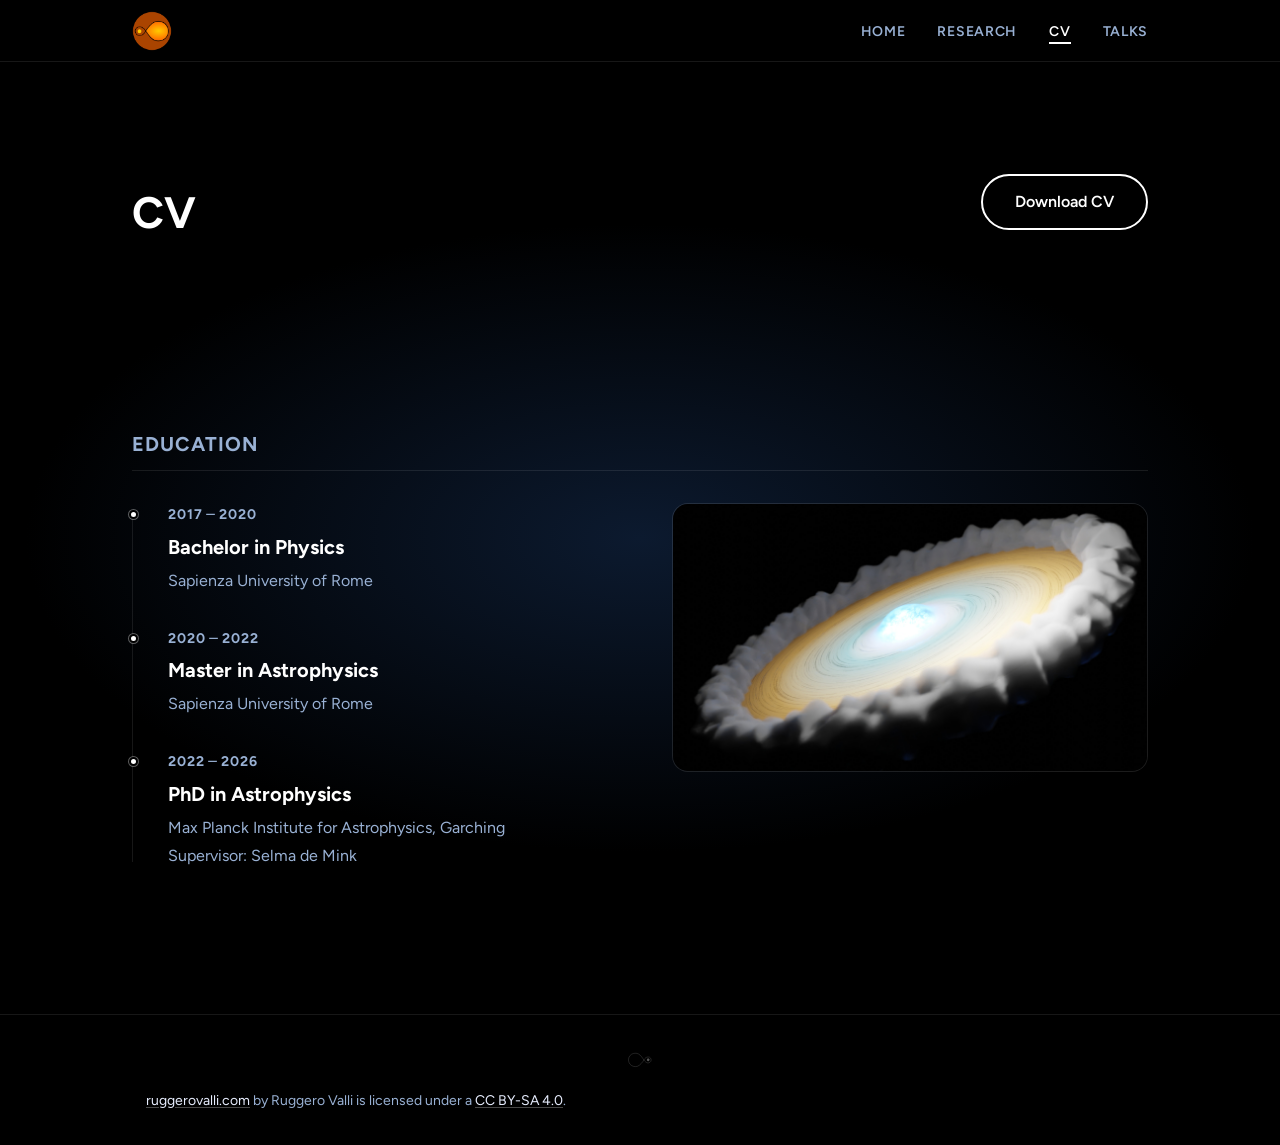
<file: cv.html>
<!DOCTYPE html>
<html lang="en">
<head>
  <meta charset="UTF-8" />
  <meta name="viewport" content="width=device-width, initial-scale=1.0" />
  <meta name="theme-color" content="#000000" />
  <meta name="description"
        content="Curriculum vitae of Ruggero Valli, astrophysicist and PhD student
                 at the Max Planck Institute for Astrophysics." />
  <meta property="og:title"       content="CV — Ruggero Valli" />
  <meta property="og:type"        content="website" />

  <title>CV — Ruggero Valli</title>

  <link rel="stylesheet" href="css/styles.css" />
  <link rel="icon" href="/favicon.ico" type="image/x-icon">
</head>
<body>

  <a class="skip-link" href="#main">Skip to main content</a>

  <!-- ══ HEADER ══════════════════════════════════════════════ -->
  <header class="site-header" role="banner">
    <div class="header__inner">
      <a class="header__logo" href="index.html" aria-label="Ruggero Valli — home">
        <img class="header__logo-img" src="images/logo.png" alt="RV logo" width="40" height="40">
      </a>

      <nav class="site-nav" id="site-nav" aria-label="Main navigation">
        <ul class="nav__list">
          <li><a class="nav__link" href="index.html">Home</a></li>
          <li><a class="nav__link" href="research.html">Research</a></li>
          <li><a class="nav__link nav__link--active" href="cv.html">CV</a></li>
          <li><a class="nav__link" href="talks.html">Talks</a></li>
        </ul>
      </nav>

      <button class="hamburger"
              id="hamburger"
              aria-label="Toggle navigation menu"
              aria-controls="site-nav"
              aria-expanded="false">
        <span class="hamburger__bar"></span>
        <span class="hamburger__bar"></span>
        <span class="hamburger__bar"></span>
      </button>
    </div>
  </header>

  <!-- ══ MAIN ════════════════════════════════════════════════ -->
  <main id="main">

    <!-- ══════════════════════════════════════════════════════════
         FLOATING IMAGES — HOW TO USE
         ════════════════════════════════════════════════════════

         Place an <img> with class "float-right" or "float-left"
         anywhere inside a <div class="flow"> and the surrounding
         text will wrap around it naturally.

         • float-right  — image on the right, text wraps left
         • float-left   — image on the left, text wraps right

         The image width is clamped between 160 px and 320 px
         (~38 % of the container). Adjust the inline style
         "width:" if you want a specific size.

         Provide a meaningful alt text for every photo.
         ════════════════════════════════════════════════════════ -->


    <!-- ── Section: Education ───────────────────────────────── -->
    <section class="section section--black" aria-labelledby="cv-heading">
      <div class="container">

        <div class="cv-top reveal">
          <h1 class="section__title" id="cv-heading">CV</h1>
          <a class="btn btn--outline"
             href="docs/Ruggero_Valli_CV_25_11.pdf"
             download>
            Download CV
          </a>
        </div>

        <h2 class="cv-section-heading">Education</h2>

        <div class="project-split reveal">

          <div class="project-split__text">
            <div class="timeline">

              <div class="timeline__entry">
                <p class="timeline__year">2017 ─ 2020</p>
                <p class="timeline__event">Bachelor in Physics</p>
                <p class="timeline__detail">Sapienza University of Rome</p>
              </div>

              <div class="timeline__entry">
                <p class="timeline__year">2020 ─ 2022</p>
                <p class="timeline__event">Master in Astrophysics</p>
                <p class="timeline__detail">Sapienza University of Rome</p>
              </div>

              <div class="timeline__entry">
                <p class="timeline__year">2022 ─ 2026</p>
                <p class="timeline__event">PhD in Astrophysics</p>
                <p class="timeline__detail">
                  Max Planck Institute for Astrophysics, Garching<br>
                  Supervisor: Selma de Mink
                </p>
              </div>
            </div>

          </div>

          <div class="project-split__images">

            <img src="images/gallery/spinstar.jpg"
                alt="A rapidly rotating star surrounded by a disk"
                class="float-right"
                style="width:500px"
                loading="lazy" />
          </div>

        </div>


          




      </div>
    </section>

    <script> /***
    <!-- ── Section: Research positions ─────────────────────── -->
    <section class="section section--navy" aria-labelledby="positions-heading">
      <div class="container">

        <div class="flow reveal">

          <h2 class="cv-section-heading" id="positions-heading">Research positions</h2>

          <div class="timeline">

            <div class="timeline__entry">
              <p class="timeline__year">2026 ─ present</p>
              <p class="timeline__event">NOMIS-ISTA fellow</p>
              <p class="timeline__detail">Istitute of Science and Technology Austria</p>
            </div>

          </div><!-- /.timeline -->

        </div><!-- /.flow -->

      </div>
    </section>
    ***/ </script>

  </main>

  <!-- ══ FOOTER ══════════════════════════════════════════════ -->
  <footer class="site-footer" role="contentinfo">
    <span class="orbit-motif" aria-hidden="true"></span>
    <p>
      <a href="https://www.ruggerovalli.com">ruggerovalli.com</a>
      by Ruggero Valli is licensed under a
      <a href="http://creativecommons.org/licenses/by-sa/4.0/"
         target="_blank" rel="noopener noreferrer">CC BY-SA 4.0</a>.
    </p>
  </footer>

  <script src="js/nav.js"></script>

</body>
</html>
</file>
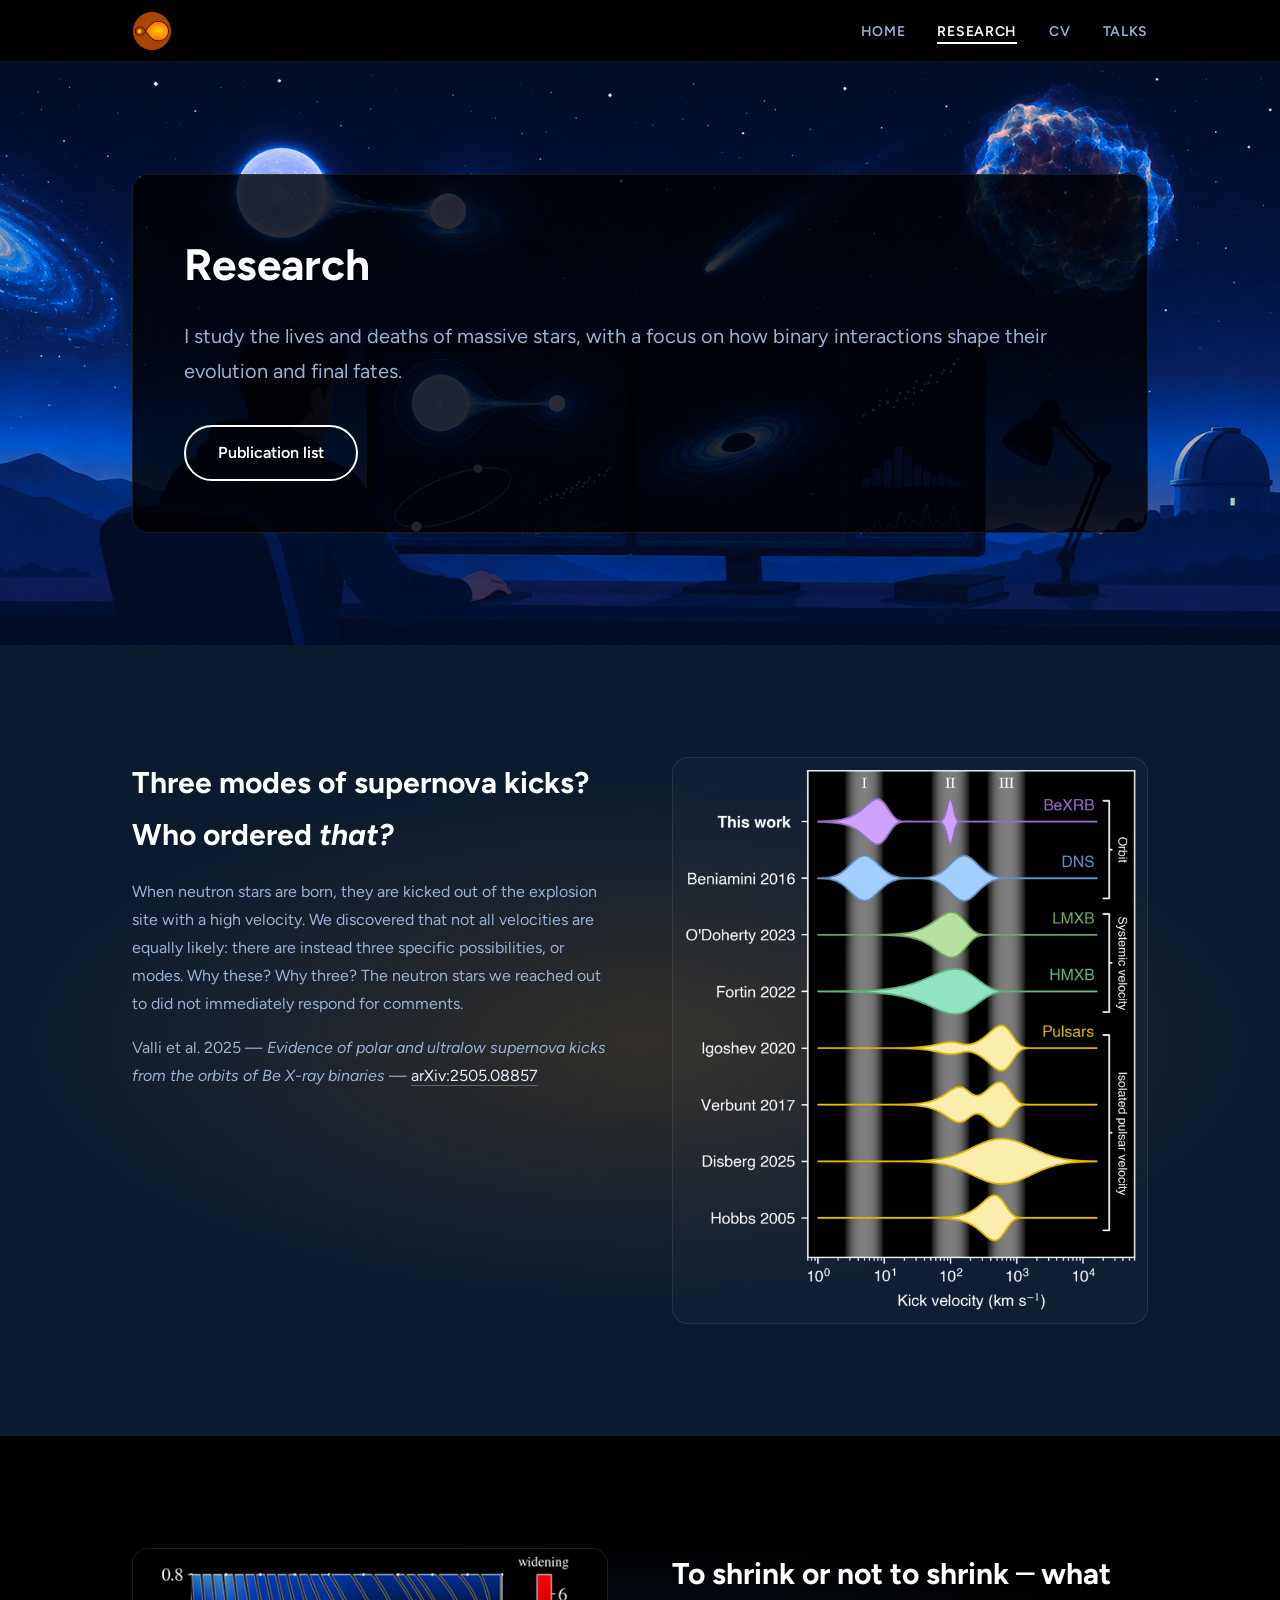
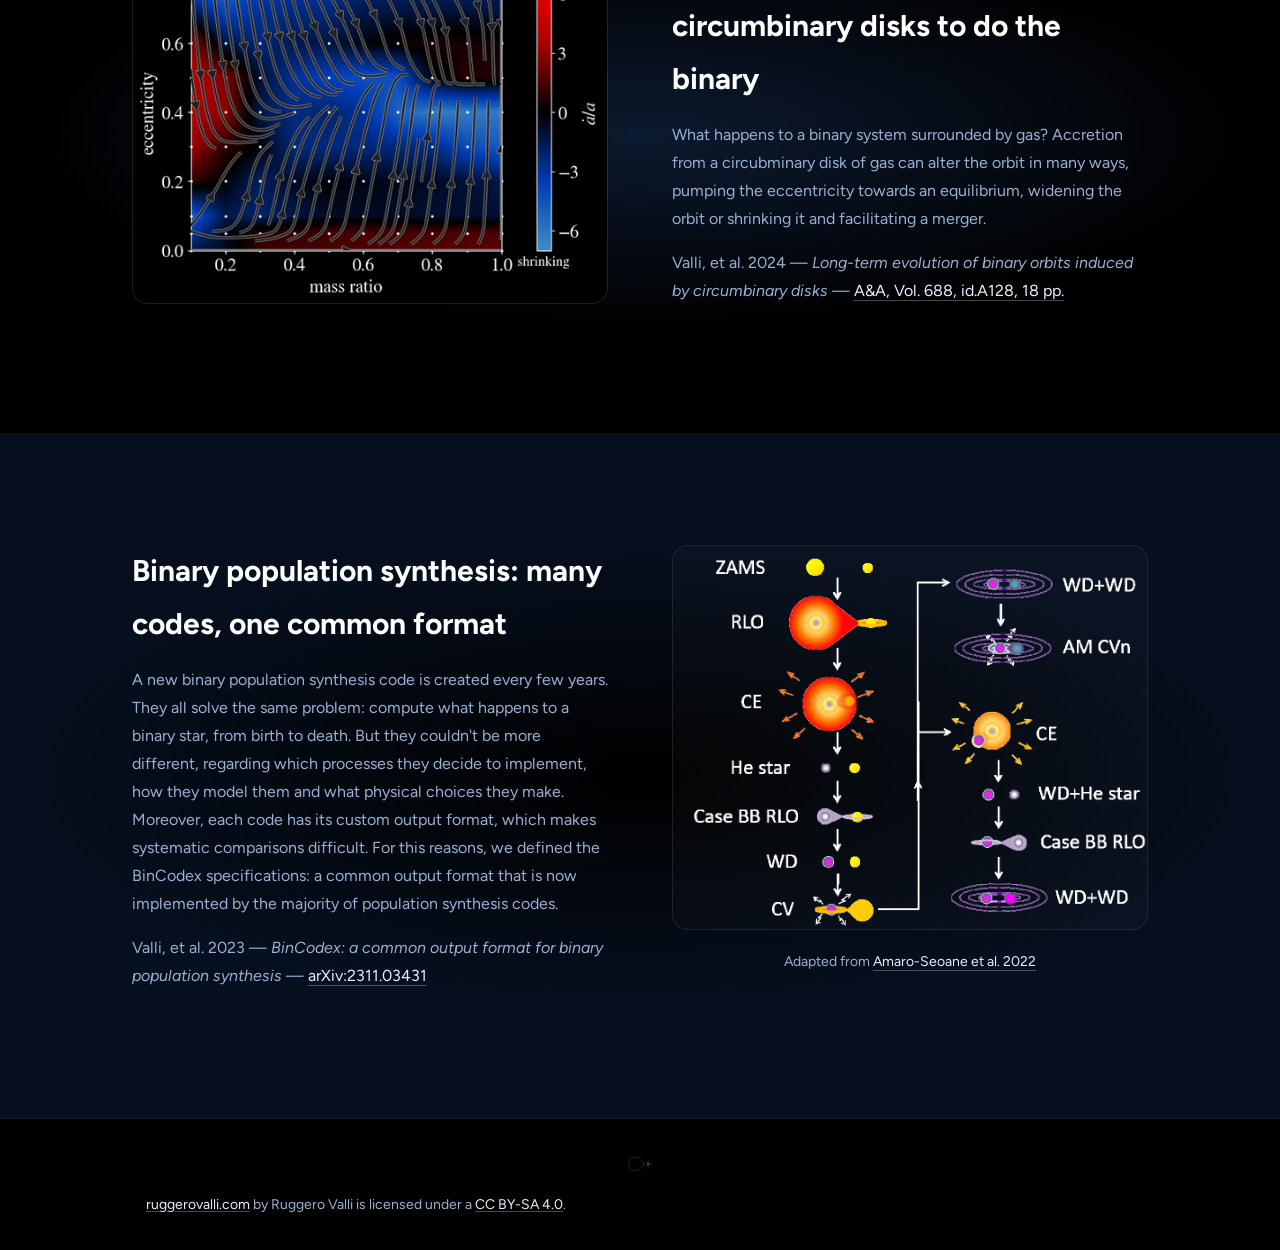
<file: research.html>
<!DOCTYPE html>
<html lang="en">
<head>
  <meta charset="UTF-8" />
  <meta name="viewport" content="width=device-width, initial-scale=1.0" />
  <meta name="theme-color" content="#000000" />
  <meta name="description"
        content="Research projects by Ruggero Valli: binary stars, Population III stars,
                 neutron stars, and stellar evolution." />
  <meta property="og:title"       content="Research — Ruggero Valli" />
  <meta property="og:type"        content="website" />

  <title>Research — Ruggero Valli</title>

  <link rel="stylesheet" href="css/styles.css" />
  <link rel="icon" href="/favicon.ico" type="image/x-icon">

</head>
<body>

  <a class="skip-link" href="#main">Skip to main content</a>

  <!-- ══ HEADER ══════════════════════════════════════════════ -->
  <header class="site-header" role="banner">
    <div class="header__inner">
      <a class="header__logo" href="index.html" aria-label="Ruggero Valli — home">
        <img class="header__logo-img" src="images/logo.png" alt="RV logo" width="40" height="40">
      </a>

      <nav class="site-nav" id="site-nav" aria-label="Main navigation">
        <ul class="nav__list">
          <li><a class="nav__link" href="index.html">Home</a></li>
          <li><a class="nav__link nav__link--active" href="research.html">Research</a></li>
          <li><a class="nav__link" href="cv.html">CV</a></li>
          <li><a class="nav__link" href="talks.html">Talks</a></li>
        </ul>
      </nav>

      <button class="hamburger"
              id="hamburger"
              aria-label="Toggle navigation menu"
              aria-controls="site-nav"
              aria-expanded="false">
        <span class="hamburger__bar"></span>
        <span class="hamburger__bar"></span>
        <span class="hamburger__bar"></span>
      </button>
    </div>
  </header>

  <!-- ══ MAIN ════════════════════════════════════════════════ -->
  <main id="main">

    <!-- ── Section 1: Overview ──────────────────────────────── -->
    <section class="section section--bkg-image" aria-labelledby="research-heading"
        style="background-image: url('images/research/banner.jpg');">
      <div class="container">
        <div class="research-intro reveal">
          <div>
            <h1 class="section__title" id="research-heading">Research</h1>
            <p class="lead">
              I study the lives and deaths of massive stars, with a focus on how
              binary interactions shape their evolution and final fates.
            </p>
          </div>
          <div style="padding-top: 0.25rem;">
            <a class="btn btn--outline"
               href="https://ui.adsabs.harvard.edu/search/fq=%7B!type%3Daqp%20v%3D%24fq_database%7D&fq_database=(database%3Aastronomy%20OR%20database%3Aphysics)&q=orcid%3A0000-0003-3456-3349%20(doctype%3Aarticle%20OR%20doctype%3Aeprint)&sort=date%20desc%2C%20bibcode%20desc&p_=0"
               target="_blank" rel="noopener noreferrer">
              Publication list
            </a>
          </div>
        </div>
      </div>
    </section>


    <!-- ══════════════════════════════════════════════════════════
         PROJECT SECTIONS
         ════════════════════════════════════════════════════════

         Each section uses a 50/50 split: prose on one side,
         paper images on the other.

         Layout options:
           Default  → text LEFT,  images RIGHT
           Reversed → text RIGHT, images LEFT  (add class "project-split--reversed")

         To add a new section:
           1. Copy any section block below (from <section> to </section>)
           2. Change the background class (section--black / section--navy / section--blue)
              — alternate so consecutive sections are visually distinct
           3. Toggle the "project-split--reversed" class
           4. Update the heading id, heading text, body text, and image paths
           5. Add or remove <img> tags inside .project-split__images (1–3 images)
         ════════════════════════════════════════════════════════ -->


    <!-- ── Project: Supernova kicks ──────────────────────── -->
    <section class="section section--blue" aria-labelledby="kicks-heading">
      <div class="container">

        <div class="project-split reveal">

          <!-- ── Text column ── -->
          <div class="project-split__text">
            <h2 class="project__title" id="kicks-heading">
              Three modes of supernova kicks? Who ordered <em>that?</em>
            </h2>
            <div class="project__body">
              <p>
                When neutron stars are born, they are kicked out of the explosion site
                with a high velocity. We discovered that not all velocities are equally
                likely: there are instead three specific possibilities, or modes.
                Why these? Why three?
                The neutron stars we reached out to did not immediately respond for comments.
              </p>
              <p>
                Valli et al. 2025 —
                <em>Evidence of polar and ultralow supernova kicks from the orbits
                of Be X-ray binaries</em> —
                <a class="text-link"
                   href="https://arxiv.org/abs/2505.08857"
                   target="_blank" rel="noopener noreferrer">arXiv:2505.08857
                </a>
              </p>
            </div>
          </div>

          <!-- ── Images column ── -->
          <div class="project-split__images">
            <!--<img src="images/research/P-e_kicks.png"
                 alt="Period-eccentricity diagram of Be X-ray binaries showing two distinct kick-velocity modes"
                 loading="lazy" />-->
            <img src="images/research/other_works_kicks.png"
                 alt="Comparison with supernova kick constraints from the literature"
                 loading="lazy" />
          </div>

        </div>
      </div>
    </section>


    <!-- ── Project: Circumbinary disks ─────────────────── -->
    <section class="section section--black" aria-labelledby="CBD-heading">
      <div class="container">

        <div class="project-split project-split--reversed reveal">

          <!-- ── Text column ── -->
          <div class="project-split__text">
            <h2 class="project__title" id="CBD-heading">
              To shrink or not to shrink ─ what circumbinary disks to do the binary
            </h2>
            <div class="project__body">
              <p>
                What happens to a binary system surrounded by gas? Accretion from
                a circubminary disk of gas can alter the orbit in many ways,
                pumping the eccentricity towards an equilibrium, widening the
                orbit or shrinking it and facilitating a merger.
              </p>
              <p>
                Valli, et al. 2024 —
                <em>Long-term evolution of binary orbits induced by circumbinary disks</em> — 
                <a class="text-link"
                   href="https://www.aanda.org/articles/aa/full_html/2024/08/aa49421-24/aa49421-24.html"
                   target="_blank" rel="noopener noreferrer">A&A, Vol. 688, id.A128, 18 pp.
                </a>
              </p>
            </div>
          </div>

          <div class="project-split__images">
            <img src="images/research/cbd.png"
                 alt="Artist impression of the first stars forming in a pristine primordial gas cloud"
                 loading="lazy" />
          </div>

        </div>
      </div>
    </section>


    <!-- ── Project: Bincodex format ─────────────────────────── -->
    <section class="section section--navy" aria-labelledby="bincodex-heading">
      <div class="container">

        <div class="project-split reveal">

          <!-- ── Text column ── -->
          <div class="project-split__text">
            <h2 class="project__title" id="bincodex-heading">
              Binary population synthesis: many codes, one common format
            </h2>
            <div class="project__body">
              <p>
                A new binary population synthesis code is created every few years.
                They all solve the same problem: compute what happens to a binary 
                star, from birth to death. But they couldn't be more different,
                regarding which processes they decide to implement, how they model
                them and what physical choices they make. Moreover, each code has
                its custom output format, which makes systematic comparisons
                difficult. For this reasons, we defined the BinCodex specifications:
                a common output format that is now implemented by the majority of
                population synthesis codes.
              </p>
              <p>
                Valli, et al. 2023 —
                <em>BinCodex: a common output format for binary population synthesis</em> — 
                <a class="text-link"
                   href="https://arxiv.org/abs/2311.03431"
                   target="_blank" rel="noopener noreferrer">arXiv:2311.03431
                </a>
              </p>
            </div>
          </div>

          <!-- ── Images column ── -->
          <div class="project-split__images">
            <img src="images/research/vdh-diagram.png"
                 alt="Artist impression of a neutron star with a magnetosphere and pulsar emission beams"
                 loading="lazy" />
            <p class="image-caption">
              Adapted from 
              <a class="text-link"
                   href="https://link.springer.com/article/10.1007/s41114-022-00041-y"
                   target="_blank" rel="noopener noreferrer">Amaro-Seoane et al. 2022
              </a>
            </p>
          </div>

        </div>
      </div>
    </section>

  </main>

  <!-- ══ FOOTER ══════════════════════════════════════════════ -->
  <footer class="site-footer" role="contentinfo">
    <span class="orbit-motif" aria-hidden="true"></span>
    <p>
      <a href="https://www.ruggerovalli.com">ruggerovalli.com</a>
      by Ruggero Valli is licensed under a
      <a href="http://creativecommons.org/licenses/by-sa/4.0/"
         target="_blank" rel="noopener noreferrer">CC BY-SA 4.0</a>.
    </p>
  </footer>

  <script src="js/nav.js"></script>

</body>
</html>
</file>
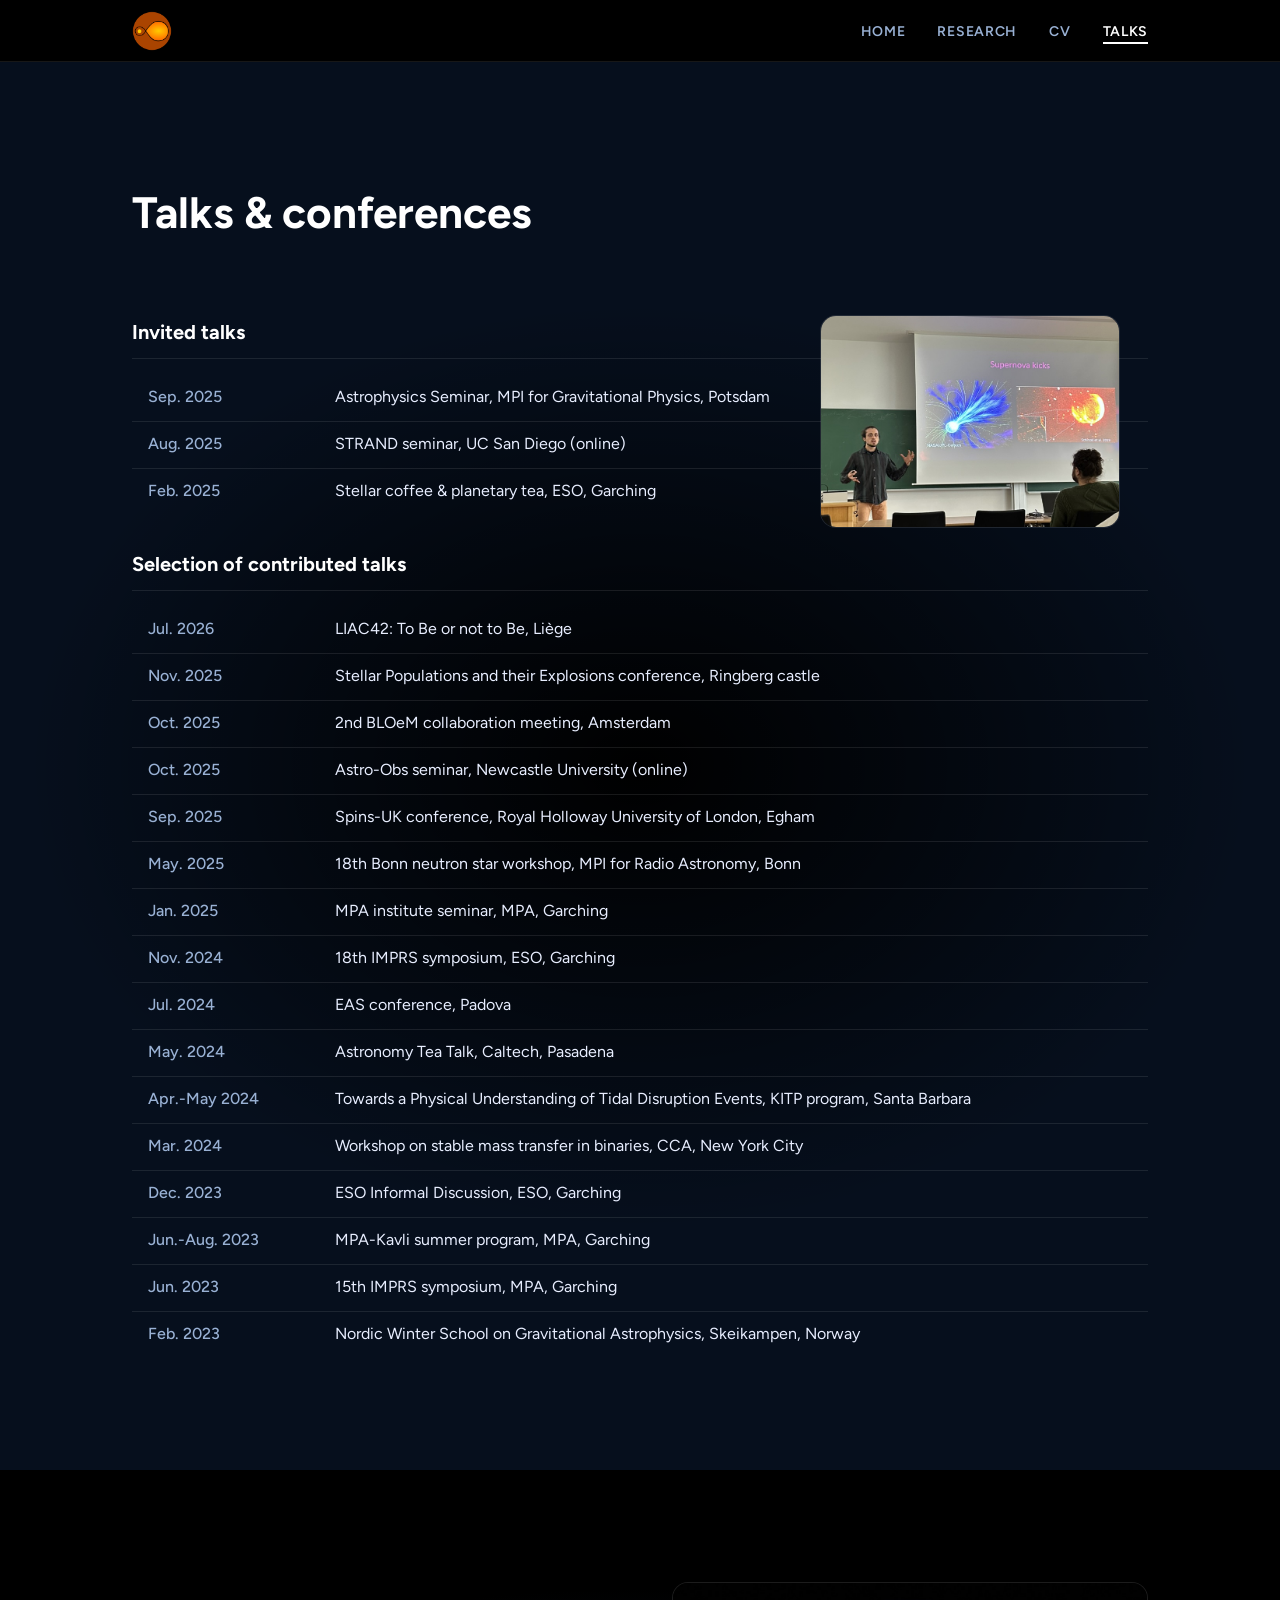
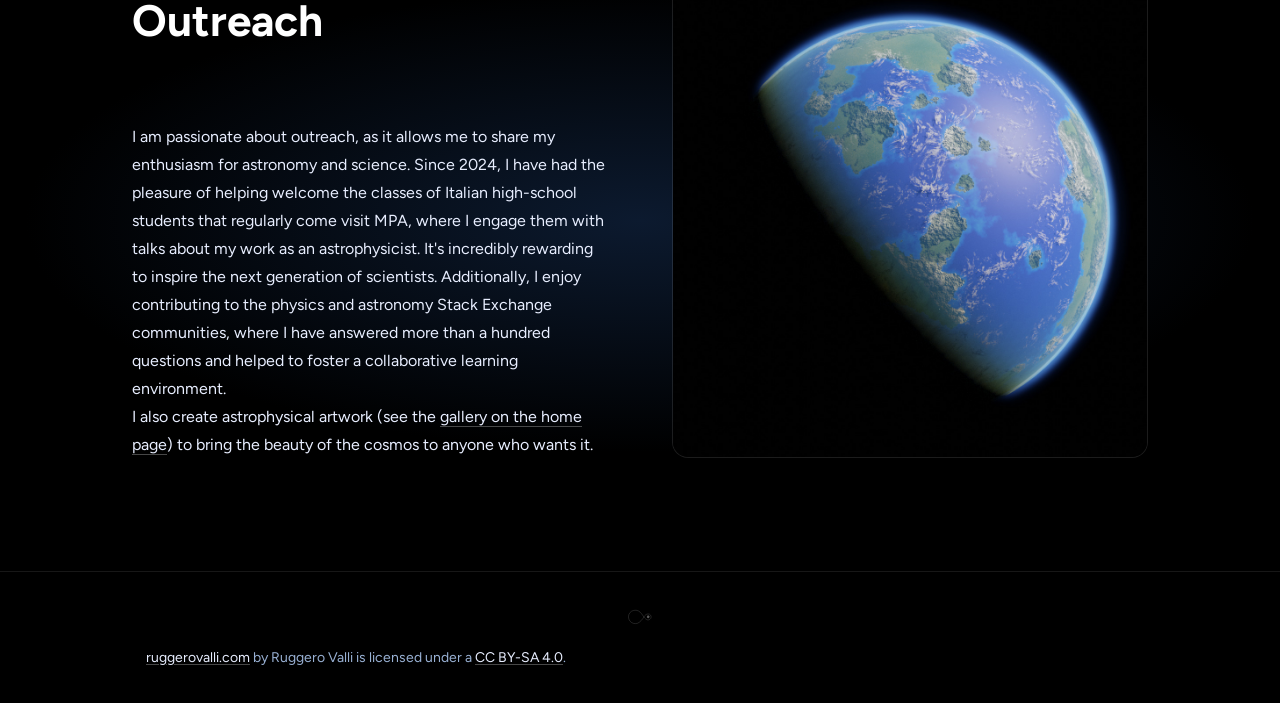
<file: talks.html>
<!DOCTYPE html>
<html lang="en">
<head>
  <meta charset="UTF-8" />
  <meta name="viewport" content="width=device-width, initial-scale=1.0" />
  <meta name="theme-color" content="#000000" />
  <meta name="description"
        content="Talks, conferences, and outreach activities by Ruggero Valli." />
  <meta property="og:title"       content="Talks — Ruggero Valli" />
  <meta property="og:type"        content="website" />

  <title>Talks — Ruggero Valli</title>

  <link rel="stylesheet" href="css/styles.css" />
  <link rel="icon" href="/favicon.ico" type="image/x-icon">
</head>
<body>

  <a class="skip-link" href="#main">Skip to main content</a>

  <!-- ══ HEADER ══════════════════════════════════════════════ -->
  <header class="site-header" role="banner">
    <div class="header__inner">
      <a class="header__logo" href="index.html" aria-label="Ruggero Valli — home">
        <img class="header__logo-img" src="images/logo.png" alt="RV logo" width="40" height="40">
      </a>

      <nav class="site-nav" id="site-nav" aria-label="Main navigation">
        <ul class="nav__list">
          <li><a class="nav__link" href="index.html">Home</a></li>
          <li><a class="nav__link" href="research.html">Research</a></li>
          <li><a class="nav__link" href="cv.html">CV</a></li>
          <li><a class="nav__link nav__link--active" href="talks.html">Talks</a></li>
        </ul>
      </nav>

      <button class="hamburger"
              id="hamburger"
              aria-label="Toggle navigation menu"
              aria-controls="site-nav"
              aria-expanded="false">
        <span class="hamburger__bar"></span>
        <span class="hamburger__bar"></span>
        <span class="hamburger__bar"></span>
      </button>
    </div>
  </header>

  <!-- ══ MAIN ════════════════════════════════════════════════ -->
  <main id="main">

    <!-- ══════════════════════════════════════════════════════════
         TALK LISTS — HOW TO ADD ENTRIES
         ════════════════════════════════════════════════════════

         Copy a .talk-entry block and fill in the talk title and
         venue / year in .talk-entry__meta.

         Example:
           <li class="talk-entry">
             <p class="talk-entry__title">My Talk Title</p>
             <p class="talk-entry__meta">Cool Workshop 2025, Berlin</p>
           </li>
         ════════════════════════════════════════════════════════ -->


    <!-- ── Section 1: Talks & Conferences ──────────────────── -->
    <section class="section section--navy" aria-labelledby="talks-heading">
      <div class="container">
        
        <h1 class="section__title" id="talks-heading">Talks &amp; conferences</h1>

        <div class="talks-columns">

          <!-- Column 1: Invited talks -->
          <div class="talk-group">
            <h2 class="talk-group__heading">Invited talks</h2>
            <ul class="talk-list">

              <li class="talk-entry">
                <p class="talk-entry__date">Sep. 2025</p>
                <p class="talk-entry__conference">Astrophysics Seminar, MPI for Gravitational Physics, Potsdam</p>
              </li>

              <li class="talk-entry">
                <p class="talk-entry__date">Aug. 2025</p>
                <p class="talk-entry__conference">STRAND seminar, UC San Diego (online)</p>
              </li>

              <li class="talk-entry">
                <p class="talk-entry__date">Feb. 2025</p>
                <p class="talk-entry__conference">Stellar coffee & planetary tea, ESO, Garching</p>
              </li>

            </ul>
          </div>

          <img src="images/talks/talk1.jpeg"
          class="deco-photo"
          alt=""
          aria-hidden="true"
          loading="lazy" />

          <!-- Column 2: Contributed talks -->
          <div class="talk-group">
            <h2 class="talk-group__heading">Selection of contributed talks</h2>
            <ul class="talk-list">

              <li class="talk-entry">
                <p class="talk-entry__date">Jul. 2026</p>
                <p class="talk-entry__conference">LIAC42: To Be or not to Be, Liège</p>
              </li>

              <li class="talk-entry">
                <p class="talk-entry__date">Nov. 2025</p>
                <p class="talk-entry__conference">Stellar Populations and their Explosions conference, Ringberg castle</p>
              </li>

              <li class="talk-entry">
                <p class="talk-entry__date">Oct. 2025</p>
                <p class="talk-entry__conference">2nd BLOeM collaboration meeting, Amsterdam</p>
              </li>

              <li class="talk-entry">
                <p class="talk-entry__date">Oct. 2025</p>
                <p class="talk-entry__conference">Astro-Obs seminar, Newcastle University (online)</p>
              </li>

              <li class="talk-entry">
                <p class="talk-entry__date">Sep. 2025</p>
                <p class="talk-entry__conference">Spins-UK conference, Royal Holloway University of London, Egham</p>
              </li>

              <li class="talk-entry">
                <p class="talk-entry__date">May. 2025</p>
                <p class="talk-entry__conference">18th Bonn neutron star workshop, MPI for Radio Astronomy, Bonn</p>
              </li>

              <li class="talk-entry">
                <p class="talk-entry__date">Jan. 2025</p>
                <p class="talk-entry__conference">MPA institute seminar, MPA, Garching</p>
              </li>

              <li class="talk-entry">
                <p class="talk-entry__date">Nov. 2024</p>
                <p class="talk-entry__conference">18th IMPRS symposium, ESO, Garching</p>
              </li>

              <li class="talk-entry">
                <p class="talk-entry__date">Jul. 2024</p>
                <p class="talk-entry__conference">EAS conference, Padova</p>
              </li>

              <li class="talk-entry">
                <p class="talk-entry__date">May. 2024</p>
                <p class="talk-entry__conference">Astronomy Tea Talk, Caltech, Pasadena</p>
              </li>

              <li class="talk-entry">
                <p class="talk-entry__date">Apr.-May 2024</p>
                <p class="talk-entry__conference">Towards a Physical Understanding of Tidal Disruption Events, KITP program, Santa Barbara</p>
              </li>

              <li class="talk-entry">
                <p class="talk-entry__date">Mar. 2024</p>
                <p class="talk-entry__conference">Workshop on stable mass transfer in binaries, CCA, New York City</p>
              </li>

              <li class="talk-entry">
                <p class="talk-entry__date">Dec. 2023</p>
                <p class="talk-entry__conference">ESO Informal Discussion, ESO, Garching</p>
              </li>

              <li class="talk-entry">
                <p class="talk-entry__date">Jun.-Aug. 2023</p>
                <p class="talk-entry__conference">MPA-Kavli summer program, MPA, Garching</p>
              </li>

              <li class="talk-entry">
                <p class="talk-entry__date">Jun. 2023</p>
                <p class="talk-entry__conference">15th IMPRS symposium, MPA, Garching</p>
              </li>

              <li class="talk-entry">
                <p class="talk-entry__date">Feb. 2023</p>
                <p class="talk-entry__conference">Nordic Winter School on Gravitational Astrophysics, Skeikampen, Norway</p>
              </li>

            </ul>
          </div>

        </div><!-- /.talks-columns -->

      </div><!-- /.container -->

      </div>
    </section>


    <!-- ── Section 2: Outreach ──────────────────────────────── -->
    <section class="section section--black" aria-labelledby="outreach-heading">
      <div class="container">

        <div class="project-split reveal">

          <div class="project-split__text">
            <h2 class="section__title" id="outreach-heading">Outreach</h2>
            <p>
              I am passionate about outreach, as it allows me to share my enthusiasm
              for astronomy and science. Since 2024, I have had the pleasure of
              helping welcome the classes of Italian high-school students that
              regularly come visit MPA, where I engage them with talks about my
              work as an astrophysicist. It's incredibly rewarding to inspire the
              next generation of scientists. Additionally, I enjoy contributing to
              the physics and astronomy Stack Exchange communities, where I have
              answered more than a hundred questions and helped to foster a
              collaborative learning environment.
            </p>
            <p>
              I also create astrophysical artwork (see the
              <a class="text-link" href="index.html#gallery">gallery on the home page</a>)
              to bring the beauty of the cosmos to anyone who wants it.
            </p>

          </div>

          <div class="project-split__images">
            <img src="images/gallery/exoplanet.jpg"
            alt=""
            aria-hidden="true"
            loading="lazy" />
          </div>

        </div>

      </div><!-- /.container -->

    </section>

  </main>

  <!-- ══ FOOTER ══════════════════════════════════════════════ -->
  <footer class="site-footer" role="contentinfo">
    <span class="orbit-motif" aria-hidden="true"></span>
    <p>
      <a href="https://www.ruggerovalli.com">ruggerovalli.com</a>
      by Ruggero Valli is licensed under a
      <a href="http://creativecommons.org/licenses/by-sa/4.0/"
         target="_blank" rel="noopener noreferrer">CC BY-SA 4.0</a>.
    </p>
  </footer>

  <script src="js/nav.js"></script>

</body>
</html>
</file>
<file: css/styles.css>
/* ============================================================
   RUGGERO VALLI — Personal website
   Main stylesheet

   TABLE OF CONTENTS
   1.  Design tokens
   2.  Reset & base
   3.  Skip link (accessibility)
   4.  Header & navigation
   5.  Mobile hamburger
   6.  Buttons
   7.  Sections & backgrounds
   8.  Container
   9.  Utilities
   10. Hero section
   11. Research interests (home)
   12. Gallery & lightbox
   13. Image–text pairs (decorative)
   14. Project split (research page)
   15. Research page
   16. Decorative diary photos
   17. CV page
   18. Talks & outreach
   19. Gravity simulation
   20. Footer
   21. Scroll-reveal animation
   22. Responsive (≤960 px, ≤600 px)
   23. Accessibility: reduced motion
   ============================================================ */


/* ── 1. Design tokens ─────────────────────────────────────── */

@font-face {
  font-family: 'Figtree';
  src: url('../assets/fonts/figtree/Figtree-VariableFont_wght.woff2') format('woff2');
  font-weight: 100 900;
  font-style: normal;
}

@font-face {
  font-family: 'Figtree';
  src: url('../assets/fonts/figtree/Figtree-Italic-VariableFont_wght.woff2') format('woff2');
  font-weight: 100 900;
  font-style: italic;
}

:root {
  /* Backgrounds — black primary, dark blue secondary */
  --bg-black:   #000000;
  --bg-navy:    #060f1d;
  --bg-blue:    #0c1a2f;
  --bg-glow:    #0c3c8c;


  /* Text */
  --text:       #e8eeff;
  --text-muted: #99b1d4;

  /* Accent */
  --accent:     #ffffff;
  --accent2:    #cd8512;


  /* Borders */
  --border:       rgb(from var(--accent) r g b / 0.09);
  --border-hover: rgb(from var(--accent) r g b / 0.28);

  /* Font */

  --font: 'Figtree', system-ui, sans-serif;

  /* Type scale */
  --sz-xs:  0.75rem;
  --sz-sm:  0.875rem;
  --sz-md:  1rem;
  --sz-lg:  1.25rem;
  --sz-xl:  1.875rem;
  --sz-2xl: 2.75rem;
  --sz-3xl: 3.75rem;

  /* Spacing */
  --sp-xs: 0.5rem;
  --sp-sm: 1rem;
  --sp-md: 2rem;
  --sp-lg: 4rem;
  --sp-xl: 7rem;

  /* Border radii */
  --r-sm:   8px;
  --r-md:   16px;
  --r-lg:   24px;
  --r-full: 999px;

  /* Transitions */
  --ease: 0.25s cubic-bezier(0.4, 0, 0.2, 1);

  /* Layout */
  --container: 1080px;
  --header-h:  62px;

  /* Binary orbit motif */
 --orbit-svg: url("../images/icons/interacting_binary.svg");
 }


/* ── 2. Reset & base ──────────────────────────────────────── */
*, *::before, *::after {
  box-sizing: border-box;
  margin: 0;
  padding: 0;
}

html {
  scroll-behavior: smooth;
  font-size: 16px;
}

body {
  background: var(--bg-black);
  color: var(--text);
  font-family: var(--font);
  font-weight: 400;
  line-height: 1.75;
  -webkit-font-smoothing: antialiased;
  overflow-x: hidden;
}

img {
  display: block;
  max-width: 100%;
  height: auto;
}

ul, ol { list-style: none; }

a {
  color: inherit;
  text-decoration: none;
}

/* Visible keyboard focus ring */
a:focus-visible,
button:focus-visible {
  outline: 2px solid var(--accent);
  outline-offset: 4px;
  border-radius: var(--r-sm);
}


/* ── 3. Skip link ─────────────────────────────────────────── */
.skip-link {
  position: absolute;
  top: -100%;
  left: 1rem;
  padding: 0.5rem 1.25rem;
  background: var(--accent);
  color: var(--bg-black);
  font-weight: 700;
  border-radius: 0 0 var(--r-sm) var(--r-sm);
  z-index: 9999;
  transition: top 0.2s;
}
.skip-link:focus { top: 0; }


/* ── 4. Header & navigation ───────────────────────────────── */
.site-header {
  position: sticky;
  top: 0;
  z-index: 200;
  height: var(--header-h);
  background: rgb(from var(--bg-black) r g b / 0.9);
  backdrop-filter: blur(14px);
  -webkit-backdrop-filter: blur(14px);
  border-bottom: 1px solid var(--border);
  transition: background var(--ease), backdrop-filter var(--ease),
              -webkit-backdrop-filter var(--ease), border-color var(--ease);
}

/* Intensified once the user scrolls past the hero — toggled by nav.js */
.site-header--scrolled {

  border-bottom-color: var(--border-hover);
}

.header__inner {
  max-width: var(--container);
  margin: 0 auto;
  padding: 0 var(--sp-md);
  height: 100%;
  display: flex;
  align-items: center;
  justify-content: space-between;
}

.header__logo {
  font-size: var(--sz-lg);
  font-weight: 700;
  letter-spacing: 0.06em;
  color: var(--accent);
}

.nav__list {
  display: flex;
  gap: var(--sp-md);
}

.nav__link {
  position: relative;
  font-size: var(--sz-sm);
  font-weight: 600;
  letter-spacing: 0.05em;
  text-transform: uppercase;
  color: var(--text-muted);
  padding-bottom: 4px;
  transition: color var(--ease);
}

/* Underline draws in from left on hover; stays full-width when active */
.nav__link::after {
  content: '';
  position: absolute;
  bottom: 0;
  left: 0;
  width: 0;
  height: 2px;
  background: var(--accent);
  transition: width var(--ease);
}

.nav__link:hover               { color: var(--text); }
.nav__link:hover::after        { width: 100%; }
.nav__link--active             { color: var(--accent); }
.nav__link--active::after      { width: 100%; }


/* ── 5. Mobile hamburger ──────────────────────────────────── */
.hamburger {
  display: none;
  flex-direction: column;
  justify-content: center;
  gap: 5px;
  width: 40px;
  height: 40px;
  background: transparent;
  border: none;
  cursor: pointer;
  padding: 6px;
  border-radius: var(--r-sm);
}

.hamburger__bar {
  display: block;
  width: 100%;
  height: 2px;
  background: var(--accent);
  border-radius: 2px;
  transform-origin: center;
  transition: transform var(--ease), opacity var(--ease);
}

.hamburger[aria-expanded="true"] .hamburger__bar:nth-child(1) {
  transform: translateY(7px) rotate(45deg);
}
.hamburger[aria-expanded="true"] .hamburger__bar:nth-child(2) {
  opacity: 0;
  transform: scaleX(0);
}
.hamburger[aria-expanded="true"] .hamburger__bar:nth-child(3) {
  transform: translateY(-7px) rotate(-45deg);
}

@media (max-width: 768px) {
  .hamburger { display: flex; }

  .site-nav {
    position: fixed;
    top: var(--header-h);
    left: 0;
    right: 0;
    background: var(--bg-black);
    border-bottom: 1px solid var(--border);
    padding: var(--sp-md) var(--sp-md) var(--sp-lg);
    z-index: 199;
    visibility: hidden;
    opacity: 0;
    transform: translateY(-0.4rem);
    transition:
      opacity      var(--ease),
      transform    var(--ease),
      visibility   0s linear var(--ease); /* hide only after fade finishes */
  }

  .site-nav.is-open {
    visibility: visible;
    opacity: 1;
    transform: translateY(0);
    transition:
      opacity      var(--ease),
      transform    var(--ease),
      visibility   0s;          /* show immediately — no delay */
  }

  .nav__list        { flex-direction: column; gap: var(--sp-md); }
  .nav__link        { font-size: var(--sz-xl); }

  /* Pill handle at the bottom — hints that scrolling up (or tapping outside)
     closes the menu. Only visible while the menu is open. */
  .site-nav::after {
    content: '';
    display: block;
    width: 36px;
    height: 3px;
    border-radius: var(--r-full);
    background: rgba(255, 255, 255, 0.22);
    margin: var(--sp-md) auto 0;
    opacity: 0;
    transition: opacity var(--ease);
  }
  .site-nav.is-open::after { opacity: 1; }
}


/* ── 6. Buttons ───────────────────────────────────────────── */
.btn {
  display: inline-flex;
  align-items: center;
  justify-content: center;
  gap: 0.5rem;
  padding: 0.75rem 2rem;
  border-radius: var(--r-full);
  font-family: var(--font);
  font-size: var(--sz-md);
  font-weight: 600;
  cursor: pointer;
  border: 2px solid transparent;
  text-decoration: none;
  transition: background var(--ease), color var(--ease), border-color var(--ease),
              transform 0.15s ease, box-shadow var(--ease);
  user-select: none;
  white-space: nowrap;
}
.btn:active { transform: scale(0.95) translateY(0) !important; }

.btn--outline {
  background: transparent;
  border-color: var(--accent);
  color: var(--accent);
}
.btn--outline:hover {
  background: var(--accent);
  color: var(--bg-black);
  transform: translateY(-2px);
  box-shadow:
    0 4px 16px rgb(from var(--accent) r g b / 0.14),
    0 1px  6px rgb(from var(--accent) r g b / 0.10);
}


/* ── 7. Sections & backgrounds ────────────────────────────── */
.section {
  padding: var(--sp-xl) 0;
}

.section--black {
  background: var(--bg-black); 
    background:
    radial-gradient(ellipse 80% 55% at 50% 50%, var(--bg-blue) 0%, transparent 60%),
    var(--bg-black);
}

/* Navy and blue sections each carry a faint radial glow from opposing corners.
   This mirrors the hero's depth treatment at lower intensity, and the
   alternating corners give a sense of directionality as you scroll. */
.section--navy {
  background:
    radial-gradient(ellipse 80% 55% at 50% 50%, var(--bg-black) 0%, transparent 60%),
    var(--bg-navy);
}
.section--blue {
  background:
    radial-gradient(ellipse 80% 55% at 50% 50%, rgb(from var(--accent2) r g b / 0.2) 0%, transparent 60%),
    var(--bg-blue);
}

/* Parallax image section */
.section--parallax {
  background-attachment: fixed;
  background-size: cover;
  background-position: center;
  position: relative;
}
.section--parallax::before {
  content: '';
  position: absolute;
  inset: 0;
  background: rgb(from var(--bg-black) r g b / 0.20);
  pointer-events: none;
}
.section--parallax > * { position: relative; z-index: 1; }


/* Fixed image section */
.section--bkg-image {
  background-attachment: scroll;
  background-size: cover;
  background-position: center;
  position: relative;
}/*
.section--bkg-image::before {
  content: '';
  position: absolute;
  inset: 0;
  background: rgb(from var(--bg-black) r g b / 0.40);
  pointer-events: none;
}
.section--bkg-image > * { position: relative; z-index: 1; }*/

/* Section headings */
.section__title {
  font-size: var(--sz-2xl);
  font-weight: 700;
  color: var(--accent);
  margin-bottom: var(--sp-lg);
}

.section__subtitle {
  font-size: var(--sz-xl);
  font-weight: 600;
  color: var(--text);
  margin-bottom: var(--sp-sm);
}


/* ── 8. Container ─────────────────────────────────────────── */
.container {
  max-width: var(--container);
  margin: 0 auto;
  padding: 0 var(--sp-md);
}


/* ── 9. Utilities ────────────────────────────────────── */
/*
  Draw-in underline — uses background-image instead of text-decoration
  so the line grows from left to right on hover. Works correctly even
  on multi-line links because a background wraps with the text.
*/
.text-link {
  color: var(--text);
  text-decoration: none;
  background-image: linear-gradient(var(--border-hover), var(--border-hover));
  background-position: 0% 100%;
  background-repeat: no-repeat;
  background-size: 100% 1px;     /* full-width dim underline at rest */
  padding-bottom: 1px;
  transition: background-image var(--ease), color var(--ease);
}
.text-link:hover {
  background-image: linear-gradient(var(--accent), var(--accent));
}

p { max-width: 72ch; }

.lead {
  font-size: var(--sz-lg);
  color: var(--text-muted);
}

.image-caption {
  color: var(--text-muted);
  font-size: var(--sz-sm);
  text-align: center;
  max-width: 65ch;
  margin: 0 auto;
}

/* ── 10. Hero section ─────────────────────────────────────── */
/*
   Signature element: a deep space radial glow — as if the void
   itself has depth behind the subject.
*/
.section--hero {
  min-height: calc(100svh - var(--header-h));
  display: flex;
  align-items: center;
  background: radial-gradient(ellipse 80% 55% at 60% 50%,
      var(--bg-blue) 0%,
      var(--bg-black) 70%);
}

.hero__inner {
  display: flex;
  align-items: center;
  gap: var(--sp-xl);
}

.hero__photo-wrap { flex: 0 0 auto; }

.hero__photo {
  width: 340px;
  height: 340px;
  border-radius: var(--r-lg);
  object-fit: cover;
  object-position: center 40%;
  border: 1px solid var(--border);
  animation: glow-pulse 6s ease-in-out infinite;
}

@keyframes glow-pulse {
  0%, 100% { box-shadow: 0 0 40px rgb(from var(--bg-glow) r g b / 0.18);}
  50%       { box-shadow: 0 0 80px rgb(from var(--bg-glow) r 0 b / 0.38) }
}

.hero__text { flex: 1; }

.hero__eyebrow {
  display: flex;
  align-items: center;
  gap: 0.6em;
  font-size: var(--sz-sm);
  font-weight: 600;
  letter-spacing: 0.12em;
  text-transform: uppercase;
  color: var(--text-muted);
  margin-bottom: var(--sp-xs);
}

/* Thin hairline before the eyebrow label */
.hero__eyebrow::before {
  content: '';
  display: inline-block;
  width: 28px;
  height: 1px;
  background: var(--text-muted);
  opacity: 0.5;
  flex-shrink: 0;
}

.hero__name {
  font-size: var(--sz-3xl);
  font-weight: 700;
  line-height: 1.1;
  color: var(--accent);
  margin-bottom: var(--sp-sm);
}

.hero__role {
  font-size: var(--sz-lg);
  color: var(--text-muted);
  margin-bottom: var(--sp-md);
  max-width: 55ch;
}


/* ── 11. Research interests ───────────────────────────────── */
.interests__grid {
  display: flex;
  gap: var(--sp-xl);
  justify-content: center;
  margin-bottom: var(--sp-lg);
  flex-wrap: wrap;
}

.interest-card {
  display: flex;
  flex-direction: column;
  align-items: center;
  gap: var(--sp-sm);
  text-align: center;
}

.interest-card__icon {
  width: 130px;
  height: 130px;
  border-radius: 50%;
  border: 1px solid var(--border);
  background: rgb(from var(--accent) r g b / 0.03);
  display: flex;
  align-items: center;
  justify-content: center;
  overflow: hidden;
  transition: border-color var(--ease), box-shadow var(--ease);
}
.interest-card__icon img {
  width: 120px;
  height: 120px;
  object-fit: contain;
}
/*.interest-card:hover .interest-card__icon {
  border-color: var(--border-hover);
  box-shadow: 0 0 28px rgba(255, 225, 255, 0.06);
}*/

.interest-card__label {
  font-size: var(--sz-md);
  font-weight: 600;
  color: var(--text);
}

.interests__cta {
  text-align: center;
  margin-top: var(--sp-sm);
}


/* ── 12. Gallery & lightbox ───────────────────────────────── */
.gallery-grid {
  display: grid;
  grid-template-columns: repeat(4, 1fr);
  grid-auto-rows: 220px;
  gap: 10px;
  margin-bottom: var(--sp-lg);
}

.gallery-item {
  position: relative;
  overflow: hidden;
  border-radius: var(--r-sm);
  border: 1px solid var(--border);
  background: var(--bg-navy);
  cursor: pointer;
  padding: 0;
  -webkit-appearance: none;
  appearance: none;
}

.gallery-item img {
  width: 100%;
  height: 100%;
  object-fit: cover;
  transition: transform 0.55s ease;
}
.gallery-item:hover img { transform: scale(1.05); }

/* Spanning variants */
.gallery-item--wide { grid-column: span 2; }
.gallery-item--tall { grid-row:    span 2; }
.gallery-item--big  { grid-column: span 2; grid-row: span 2; }

/* Lightbox — visibility/opacity controlled by .is-open class (see gallery.js).
   The hidden attribute is removed in JS on init; CSS owns the closed state. */
.lightbox {
  position: fixed;
  inset: 0;
  z-index: 1000;
  background: rgba(0, 0, 0, 0.96);
  display: flex;
  align-items: center;
  justify-content: center;
  padding: var(--sp-md);
  /* Closed state */
  opacity: 0;
  visibility: hidden;
  pointer-events: none;
  transition: opacity 0.28s ease, visibility 0s linear 0.28s;
}

.lightbox.is-open {
  opacity: 1;
  visibility: visible;
  pointer-events: auto;
  transition: opacity 0.28s ease, visibility 0s; /* no delay on open */
}

.lightbox__inner {
  max-width: 90vw;
  max-height: 90vh;
  display: flex;
  flex-direction: column;
  align-items: center;
  gap: var(--sp-sm);
  /* Scale up from slightly small — gives the image a sense of arrival */
  transform: scale(0.93);
  transition: transform 0.35s cubic-bezier(0.34, 1.4, 0.64, 1);
}

.lightbox.is-open .lightbox__inner {
  transform: scale(1);
}

.lightbox__img {
  max-width: 100%;
  max-height: 80vh;
  border-radius: var(--r-md);
  object-fit: contain;
}
.lightbox__caption {
  color: var(--text-muted);
  font-size: var(--sz-sm);
  text-align: center;
  max-width: 65ch;
}
.lightbox__close {
  position: fixed;
  top: var(--sp-md);
  right: var(--sp-md);
  width: 44px;
  height: 44px;
  border-radius: var(--r-full);
  background: rgba(255, 255, 255, 0.1);
  border: 1px solid var(--border);
  color: var(--text);
  font-size: 1.2rem;
  line-height: 1;
  cursor: pointer;
  display: flex;
  align-items: center;
  justify-content: center;
  transition: background var(--ease);
}
.lightbox__close:hover { background: rgb(from var(--accent) r g b / 0.2); }

.gallery__credit {
  color: var(--text-muted);
  font-size: var(--sz-sm);
  text-align: center;
  max-width: 65ch;
  margin: 0 auto;
}


/* ── 13. Image–text pairs ─────────────────────────────────── */
/*
   Decorative astrophysical images placed next to text blocks.
   Use .img-text--reversed to flip image to the right side.
*/
.img-text {
  display: flex;
  align-items: center;
  gap: var(--sp-lg);
  margin: var(--sp-lg) 0;
}
.img-text--reversed { flex-direction: row-reverse; }

.img-text__img {
  flex: 0 0 360px;
  width: 360px;
  aspect-ratio: 3 / 4;
  border-radius: var(--r-lg);
  object-fit: cover;
  border: 1px solid var(--border);
}

.img-text__body { flex: 1; }

.img-text__body h3 {
  font-size: var(--sz-xl);
  font-weight: 700;
  color: var(--accent);
  margin-bottom: var(--sp-sm);
}
.img-text__body p {
  color: var(--text-muted);
  margin-bottom: var(--sp-sm);
}

/* ── 14. Project split (research page) ────────────────────── */

.project-split {
  display: flex;
  align-items: flex-start;
  gap: var(--sp-lg);
}

.project-split--reversed {
  flex-direction: row-reverse;
}

/* Both columns take equal width; min-width:0 prevents overflow */
.project-split__text,
.project-split__images {
  flex: 1 1 0;
  min-width: 0;
}

/* Images stack vertically inside their column */
.project-split__images {
  display: flex;
  flex-direction: column;
  gap: 1.25rem;
}

.project-split__images img {
  width: 100%;
  height: auto;
  display: block;
  border-radius: var(--r-md);
  border: 1px solid var(--border);
  background-color: rgb(from var(--accent) r g b / 0.02);
}

/* ── 15. Research page ────────────────────────────────────── */
.research-intro {
  display: flex;
  align-items: flex-start;
  justify-content: space-between;
  gap: var(--sp-md);
  flex-wrap: wrap;
  background: rgb(from var(--bg-black) r g b / 0.80);
  padding: 5%;
  border-radius: var(--r-md);
  border: 1px solid var(--border);
}
.research-intro .section__title { margin-bottom: var(--sp-sm); }

.project__title {
  font-size: var(--sz-xl);
  font-weight: 700;
  color: var(--accent);
  margin-bottom: var(--sp-sm);
}

/* Standalone orbit mark — used in footers and as an optional section divider.
   Drop <span class="orbit-motif" aria-hidden="true"></span> where needed. */
.orbit-motif {
  display: block;
  width: 26px;
  height: 26px;
  margin: 0 auto var(--sp-sm);
  background: var(--orbit-svg) center / contain no-repeat;
  opacity: 0.35;
}

.project__body p {
  color: var(--text-muted);
  margin-bottom: var(--sp-sm);
}

/* ── 16. Decorative diary photos ──────────────────────────── */

.container {
  position: relative;
}

.deco-photo {
  position: absolute;
  z-index: 2;
  pointer-events: none;       /* never blocks clicks on content below */

  /* Physical photo print look */
  width: 300px;
  height: auto;
  border-radius: var(--r-md);
  border: 1px solid var(--border);
  background-color: rgb(from var(--accent) r g b / 0.02);
  left: 720px;
}

/* Narrow screens: drop back to in-flow centred image */
@media (max-width: 1080px) {
  .deco-photo {
    position: static;
    display: block;
    width: 300px;
    margin: 0 auto var(--sp-md);
    pointer-events: auto;
  }
}


/* ── 17. CV page ──────────────────────────────────────────── */
.cv-top {
  display: flex;
  align-items: flex-start;
  justify-content: space-between;
  gap: var(--sp-md);
  margin-bottom: var(--sp-xl);
  flex-wrap: wrap;
}

/* Sub-headings inside the CV body (Education, Positions, …) */
.cv-section-heading {
  font-size: var(--sz-lg);
  font-weight: 700;
  letter-spacing: 0.05em;
  text-transform: uppercase;
  color: var(--text-muted);
  padding-bottom: var(--sp-xs);
  margin-top: var(--sp-lg);
  margin-bottom: var(--sp-md);
  border-bottom: 1px solid var(--border);
  clear: both; /* don't let floats overlap section headings */
}

.cv-section-heading:first-of-type { margin-top: 0; }

/* Timeline spine */
.timeline {
  position: relative;
  padding-left: 2.25rem;
  margin-bottom: var(--sp-md);
}

.timeline::before {
  content: '';
  position: absolute;
  left: 0;
  top: .5rem;
  bottom: .5rem;
  width: 1px;
  background: var(--border);
}

.timeline__entry {
  position: relative;
  margin-bottom: var(--sp-md);
}

/* Dot on the spine */
.timeline__entry::before {
  content: '';
  position: absolute;
  left: calc(-2.25rem - 4px + .5px);
  top: .45rem;
  width: 9px;
  height: 9px;
  border-radius: 50%;
  background: var(--accent);
  border: 2px solid var(--bg-black);
  box-shadow: 0 0 0 1px rgba(255, 255, 255, .35);
}

.timeline__year {
  font-size: var(--sz-sm);
  font-weight: 700;
  letter-spacing: .06em;
  text-transform: uppercase;
  color: var(--text-muted);
  margin-bottom: 2px;
}

.timeline__event {
  font-size: var(--sz-lg);
  font-weight: 700;
  color: var(--accent);
  margin-bottom: 2px;
}

.timeline__detail {
  color: var(--text-muted);
  font-size: var(--sz-md);
  max-width: 60ch;
}

/* ── 18. Talks & outreach ─────────────────────────────────── */
.talks-columns {
  display: grid;
  grid-template-columns: repeat(1fr, 3);
  gap: var(--sp-md);
  align-items: start;
}

.talk-group__heading {
  font-size: var(--sz-lg);
  font-weight: 700;
  color: var(--accent);
  padding-bottom: var(--sp-xs);
  margin-bottom: var(--sp-sm);
  border-bottom: 1px solid var(--border);
}

.talk-list {
  display: flex;
  flex-direction: column;
}

.talk-entry {
  display: grid;
  grid-template-columns: repeat(2, 20% 80%);
  padding: var(--sp-xs) 0;
  border-bottom: 1px solid var(--border);
}

.talk-entry:last-child { border-bottom: none; }

.talk-entry__date {
  font-size: var(--sz-md);
  font-weight: 500;
  color: var(--text-muted);
  margin-bottom: 2px;
  padding: 0 var(--sp-sm);
}

.talk-entry__conference {
  font-size: var(--sz-md);
  color: var(--text);
}

/* ── 19. Gravity simulation ─────────────────────────────────── */

.gravity__canvas{
  display:block;
  width:100%;
  height:100%;
  border-radius: var(--r-lg);
  border: 1px solid var(--border);
}

.gravity__toolbar{
  position:absolute;
  display:flex;
  gap:15px;
  align-items:center;
  padding:10px;
  border-radius: var(--r-lg);
  border: 1px solid var(--border);
  background:rgb(from var(--bg-black) r g b / 0.5);
}

.gravity__btn{
  background: transparent;
  border-color: var(--accent);
  color: var(--accent);
}

.gravity__slider{
  width:150px;
}

.gravitbtn {
  display: inline-flex;
  align-items: center;
  justify-content: center;
  gap: 0.5rem;
  padding: 0.75rem 2rem;
  border-radius: var(--r-full);
  font-family: var(--font);
  font-size: var(--sz-md);
  font-weight: 600;
  cursor: pointer;
  border: 2px solid transparent;
  text-decoration: none;
  transition: background var(--ease), color var(--ease), border-color var(--ease),
              transform 0.15s ease, box-shadow var(--ease);
  user-select: none;
  white-space: nowrap;
}
.btn:active { transform: scale(0.95) translateY(0) !important; }

.btn--outline {
  background: transparent;
  border-color: var(--accent);
  color: var(--accent);
}
.btn--outline:hover {
  background: var(--accent);
  color: var(--bg-black);
  transform: translateY(-2px);
  box-shadow:
    0 4px 16px rgb(from var(--accent) r g b / 0.14),
    0 1px  6px rgb(from var(--accent) r g b / 0.10);
}

/* ── 20. Footer ───────────────────────────────────────────── */
.site-footer {
  background: var(--bg-black);
  border-top: 1px solid var(--border);
  padding: var(--sp-md);
  text-align: center;
  font-size: var(--sz-sm);
  color: var(--text-muted);
}
.site-footer a {
  color: var(--text);
  text-decoration: underline;
  text-decoration-color: var(--border-hover);
  text-underline-offset: 2px;
  transition: text-decoration-color var(--ease);
}
.site-footer a:hover { text-decoration-color: var(--accent); }


/* ── 21. Scroll-reveal animation ──────────────────────────── */
.reveal {
  opacity: 0;
  transform: translateY(22px);
  transition: opacity 0.6s ease, transform 0.6s ease;
}
.reveal.is-visible {
  opacity: 1;
  transform: none;
}

.reveal-group > * {
  opacity: 0;
  transform: translateY(18px);
  transition: opacity 0.5s ease, transform 0.5s ease;
}
.reveal-group.is-visible > *:nth-child(1) { opacity:1; transform:none; transition-delay:0.00s; }
.reveal-group.is-visible > *:nth-child(2) { opacity:1; transform:none; transition-delay:0.10s; }
.reveal-group.is-visible > *:nth-child(3) { opacity:1; transform:none; transition-delay:0.20s; }
.reveal-group.is-visible > *:nth-child(4) { opacity:1; transform:none; transition-delay:0.30s; }
.reveal-group.is-visible > *:nth-child(n+5){ opacity:1; transform:none; transition-delay:0.35s; }


/* ── 22. Responsive ───────────────────────────────────────── */
@media (max-width: 960px) {
  :root {
    --sz-3xl: 3rem;
    --sz-2xl: 2rem;
    --sp-xl:  5rem;
  }

  /* Hero */
  .section--hero       { min-height: auto; padding: var(--sp-lg) 0; }
  .hero__inner         { flex-direction: column; text-align: center; gap: var(--sp-md); }
  .hero__photo         { width: 220px; height: 220px; }
  .hero__role          { max-width: 100%; margin-left: auto; margin-right: auto; }

  /* Image–text pairs collapse to stacked */
  .img-text,
  .img-text--reversed  { flex-direction: column; }
  .img-text__img       { flex: none; width: 100%; max-height: 300px; aspect-ratio: unset; }

  /* Research page */
  .research-intro      { flex-direction: column; }

  /* CV */
  .cv-deco             { grid-template-columns: 1fr; }
  .cv-deco__img        { display: none; }  /* hide decorative image on medium screens */

  /* Talks */
  .talks-columns       { grid-template-columns: 1fr; }

  /* Outreach */
  .outreach__inner     { flex-direction: column; }
  .outreach__img       { flex: none; width: 100%; }

  /* Gallery — keep 2-column, drop spanning */
  .gallery-grid {
    grid-template-columns: repeat(2, 1fr);
    grid-auto-rows: 180px;
  }
  .gallery-item--wide,
  .gallery-item--tall,
  .gallery-item--big  { grid-column: span 1; grid-row: span 1; }
}

@media (max-width: 760px) {
  /* Project split: stack to single column */
  .project-split,
  .project-split--reversed {
    flex-direction: column;
  }

  /* Float images: cancel float on small screens */
  .float-right,
  .float-left {
    float: none;
    display: block;
    width: 100%;
    max-width: 100%;
    margin: 0 0 var(--sp-md) 0;
  }

  /* Talks: single column */
  .talks-columns {
    grid-template-columns: 1fr;
    gap: var(--sp-md);
  }

  .cv-top {
    flex-direction: column;
  }
}

@media (max-width: 600px) {
  :root {
    --sp-xl:  3.5rem;
    --sp-lg:  2.5rem;
    --sz-3xl: 2.25rem;
    --sz-2xl: 1.75rem;
  }

  .hero__photo        { width: 180px; height: 180px; }
  .section__title     { font-size: var(--sz-xl); }

  .gallery-grid       { grid-auto-rows: 140px; }

  .interests__grid    { gap: var(--sp-lg); }

  .cv-top             { flex-direction: column; align-items: flex-start; }
}


/* ── 23. Reduced motion ───────────────────────────────────── */
@media (prefers-reduced-motion: reduce) {
  *, *::before, *::after {
    animation-duration: 0.01ms !important;
    animation-iteration-count: 1 !important;
    transition-duration: 0.01ms !important;
  }
  html { scroll-behavior: auto; }
  .hero__photo { animation: none; }
  .gallery-item img { transition: none; }
  .section--parallax { background-attachment: scroll; }
}
</file>
